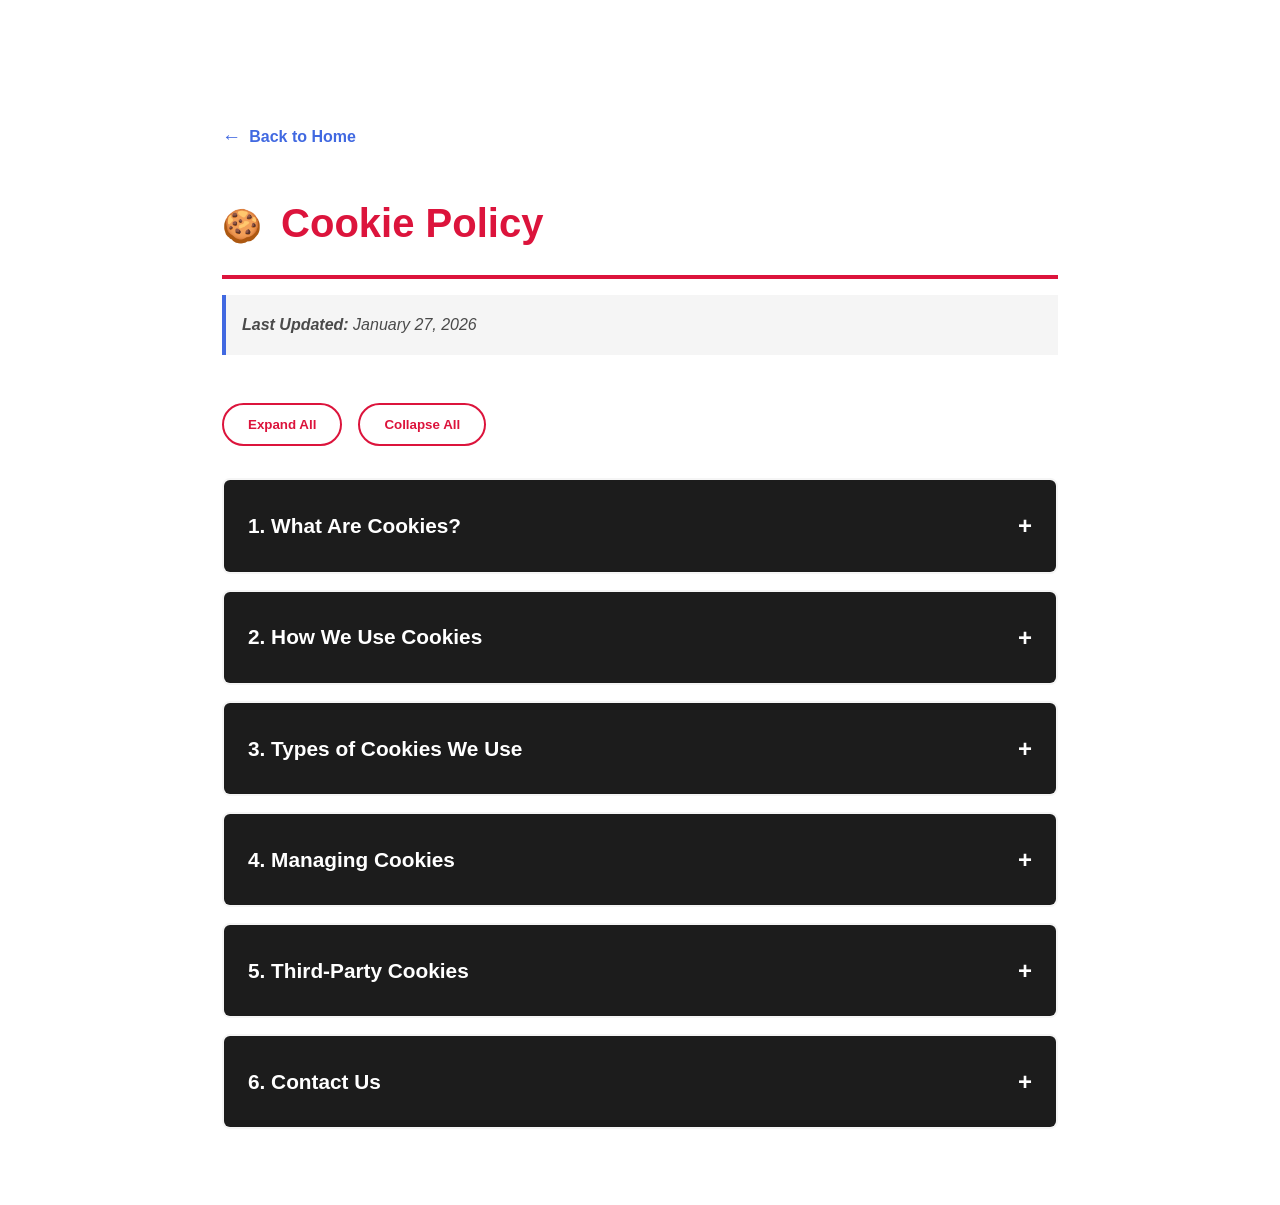
<file: cookie-policy.html>
<!DOCTYPE html>
<html lang="en">
<head>
    <meta charset="UTF-8">
    <meta name="viewport" content="width=device-width, initial-scale=1.0">
    <meta name="robots" content="noindex, nofollow">
    <link rel="icon" type="image/x-icon" href="assets/images/favicon.ico">
    <title>Cookie Policy - TFAM Global</title>
    
    <style>
        :root {
            --primary-red: #DC143C;
            --presbyter-blue: #4169E1;
            --charcoal: #1C1C1C;
            --dark-gray: #2D2D2D;
            --medium-gray: #4A4A4A;
            --pure-white: #FFFFFF;
            --off-white: #F5F5F5;
        }

        * {
            margin: 0;
            padding: 0;
            box-sizing: border-box;
        }

        body {
            font-family: 'Segoe UI', Tahoma, Geneva, Verdana, sans-serif;
            color: var(--charcoal);
            line-height: 1.8;
            background: var(--pure-white);
        }

        .policy-container {
            max-width: 900px;
            margin: 0 auto;
            padding: 120px 2rem 60px;
        }

        .back-link {
            display: inline-flex;
            align-items: center;
            gap: 0.5rem;
            margin-bottom: 2rem;
            color: var(--presbyter-blue);
            text-decoration: none;
            font-weight: 600;
            transition: color 0.2s;
        }

        .back-link:hover {
            color: var(--primary-red);
        }

        .back-link::before {
            content: '←';
            font-size: 1.2rem;
        }

        h1 {
            color: var(--primary-red);
            margin-bottom: 1rem;
            font-size: 2.5rem;
            border-bottom: 4px solid var(--primary-red);
            padding-bottom: 1rem;
        }

        .cookie-icon {
            font-size: 2rem;
            margin-right: 0.5rem;
        }

        .last-updated {
            color: var(--medium-gray);
            font-style: italic;
            margin-bottom: 3rem;
            padding: 1rem;
            background: var(--off-white);
            border-left: 4px solid var(--presbyter-blue);
        }

        .accordion-item {
            margin-bottom: 1rem;
            border: 2px solid var(--off-white);
            border-radius: 8px;
            overflow: hidden;
            transition: all 0.3s ease;
        }

        .accordion-item:hover {
            border-color: var(--primary-red);
            box-shadow: 0 4px 12px rgba(220, 20, 60, 0.1);
        }

        .accordion-header {
            background: var(--charcoal);
            color: var(--pure-white);
            padding: 1.5rem;
            cursor: pointer;
            display: flex;
            justify-content: space-between;
            align-items: center;
            transition: all 0.3s ease;
            user-select: none;
        }

        .accordion-header:hover {
            background: var(--primary-red);
        }

        .accordion-header.active {
            background: var(--primary-red);
        }

        .accordion-title {
            font-size: 1.3rem;
            font-weight: 700;
            margin: 0;
        }

        .accordion-icon {
            font-size: 1.5rem;
            transition: transform 0.3s ease;
            font-weight: bold;
        }

        .accordion-header.active .accordion-icon {
            transform: rotate(180deg);
        }

        .accordion-content {
            max-height: 0;
            overflow: hidden;
            transition: max-height 0.5s ease, padding 0.3s ease;
            background: var(--pure-white);
        }

        .accordion-content.active {
            max-height: 5000px;
            padding: 2rem;
            border-top: 2px solid var(--off-white);
        }

        .accordion-body h3 {
            color: var(--presbyter-blue);
            margin-top: 1.5rem;
            margin-bottom: 1rem;
            font-size: 1.2rem;
        }

        .accordion-body h3:first-child {
            margin-top: 0;
        }

        .accordion-body h4 {
            color: var(--charcoal);
            margin-top: 1rem;
            margin-bottom: 0.5rem;
            font-size: 1.05rem;
        }

        .accordion-body p {
            margin-bottom: 1rem;
            line-height: 1.8;
        }

        .accordion-body ul, .accordion-body ol {
            margin-bottom: 1rem;
            padding-left: 2rem;
        }

        .accordion-body li {
            margin-bottom: 0.5rem;
            line-height: 1.8;
        }

        .accordion-body strong {
            color: var(--charcoal);
            font-weight: 700;
        }

        .accordion-body a {
            color: var(--presbyter-blue);
            text-decoration: underline;
        }

        table {
            width: 100%;
            border-collapse: collapse;
            margin: 1.5rem 0;
            box-shadow: 0 2px 8px rgba(0, 0, 0, 0.1);
        }

        th, td {
            padding: 1rem;
            border: 1px solid var(--off-white);
            text-align: left;
        }

        th {
            background: var(--charcoal);
            color: var(--pure-white);
            font-weight: 600;
        }

        tbody tr:nth-child(even) {
            background: var(--off-white);
        }

        code {
            background: var(--off-white);
            padding: 2px 6px;
            border-radius: 3px;
            font-family: 'Courier New', monospace;
            color: var(--primary-red);
            font-size: 0.9em;
        }

        .info-box {
            background: var(--off-white);
            padding: 1.5rem;
            border-left: 4px solid var(--presbyter-blue);
            margin: 2rem 0;
            border-radius: 4px;
        }

        .warning-box {
            background: #FFF3E0;
            padding: 1.5rem;
            border-left: 4px solid var(--primary-red);
            margin: 2rem 0;
            border-radius: 4px;
        }

        .controls {
            display: flex;
            gap: 1rem;
            margin-bottom: 2rem;
        }

        .control-btn {
            padding: 0.75rem 1.5rem;
            border: 2px solid var(--primary-red);
            background: transparent;
            color: var(--primary-red);
            border-radius: 50px;
            font-weight: 600;
            cursor: pointer;
            transition: all 0.3s ease;
        }

        .control-btn:hover {
            background: var(--primary-red);
            color: var(--pure-white);
        }

        @media (max-width: 640px) {
            .policy-container {
                padding: 100px 1rem 40px;
            }

            h1 {
                font-size: 2rem;
            }

            .accordion-title {
                font-size: 1.1rem;
            }

            .controls {
                flex-direction: column;
            }

            .control-btn {
                width: 100%;
            }

            table {
                font-size: 0.9rem;
            }

            th, td {
                padding: 0.75rem;
            }
        }
    </style>
</head>
<body>
    <div class="policy-container">
        <a href="index.html" class="back-link">Back to Home</a>
        
        <h1><span class="cookie-icon">🍪</span> Cookie Policy</h1>
        <p class="last-updated"><strong>Last Updated:</strong> January 27, 2026</p>
        
        <div class="controls">
            <button class="control-btn" id="expandAll">Expand All</button>
            <button class="control-btn" id="collapseAll">Collapse All</button>
        </div>

        <!-- Section 1 -->
        <div class="accordion-item">
            <div class="accordion-header">
                <h2 class="accordion-title">1. What Are Cookies?</h2>
                <span class="accordion-icon">+</span>
            </div>
            <div class="accordion-content">
                <div class="accordion-body">
                    <p>Cookies are small text files that are placed on your computer, smartphone, or other device when you visit a website. They are widely used to make websites work more efficiently and provide information to website owners.</p>
                    <div class="info-box">
                        <p><strong>Important:</strong> Cookies do not contain personal information unless you have specifically provided it. They cannot access other files on your computer or device, and they cannot carry viruses or malware.</p>
                    </div>
                </div>
            </div>
        </div>

        <!-- Section 2 -->
        <div class="accordion-item">
            <div class="accordion-header">
                <h2 class="accordion-title">2. How We Use Cookies</h2>
                <span class="accordion-icon">+</span>
            </div>
            <div class="accordion-content">
                <div class="accordion-body">
                    <p>TFAM Global uses cookies to:</p>
                    <ul>
                        <li>Remember your preferences and settings</li>
                        <li>Understand how you use our website</li>
                        <li>Improve your user experience</li>
                        <li>Provide secure access to certain features</li>
                        <li>Analyze website traffic and performance</li>
                    </ul>
                </div>
            </div>
        </div>

        <!-- Section 3 -->
        <div class="accordion-item">
            <div class="accordion-header">
                <h2 class="accordion-title">3. Types of Cookies We Use</h2>
                <span class="accordion-icon">+</span>
            </div>
            <div class="accordion-content">
                <div class="accordion-body">
                    <h3>3.1 Essential Cookies (Always Active)</h3>
                    <p>These cookies are necessary for the website to function properly.</p>
                    
                    <table>
                        <thead>
                            <tr>
                                <th>Cookie Name</th>
                                <th>Purpose</th>
                                <th>Duration</th>
                            </tr>
                        </thead>
                        <tbody>
                            <tr>
                                <td><code>tfam_cookie_consent</code></td>
                                <td>Stores your cookie consent preferences</td>
                                <td>365 days</td>
                            </tr>
                            <tr>
                                <td><code>session_id</code></td>
                                <td>Maintains your session state</td>
                                <td>Session</td>
                            </tr>
                        </tbody>
                    </table>

                    <h3>3.2 Performance Cookies (Optional)</h3>
                    <p>These cookies help us understand how visitors interact with our website.</p>
                    
                    <table>
                        <thead>
                            <tr>
                                <th>Cookie Name</th>
                                <th>Purpose</th>
                                <th>Duration</th>
                            </tr>
                        </thead>
                        <tbody>
                            <tr>
                                <td><code>_ga</code></td>
                                <td>Google Analytics - Distinguishes users</td>
                                <td>2 years</td>
                            </tr>
                            <tr>
                                <td><code>_gid</code></td>
                                <td>Google Analytics - Distinguishes users</td>
                                <td>24 hours</td>
                            </tr>
                        </tbody>
                    </table>

                    <h3>3.3 Functional Cookies (Optional)</h3>
                    <p>These cookies enable enhanced functionality and personalization.</p>
                    
                    <table>
                        <thead>
                            <tr>
                                <th>Cookie Name</th>
                                <th>Purpose</th>
                                <th>Duration</th>
                            </tr>
                        </thead>
                        <tbody>
                            <tr>
                                <td><code>tfam_newsletter_shown</code></td>
                                <td>Tracks newsletter popup display</td>
                                <td>7 days</td>
                            </tr>
                            <tr>
                                <td><code>language_preference</code></td>
                                <td>Stores language preference</td>
                                <td>365 days</td>
                            </tr>
                        </tbody>
                    </table>
                </div>
            </div>
        </div>

        <!-- Section 4 -->
        <div class="accordion-item">
            <div class="accordion-header">
                <h2 class="accordion-title">4. Managing Cookies</h2>
                <span class="accordion-icon">+</span>
            </div>
            <div class="accordion-content">
                <div class="accordion-body">
                    <h3>Browser Settings</h3>
                    <p>You can control cookies through your browser settings:</p>
                    
                    <h4>Google Chrome</h4>
                    <ol>
                        <li>Click the three dots menu (⋮)</li>
                        <li>Go to Settings → Privacy and security</li>
                        <li>Click Cookies and other site data</li>
                        <li>Choose your cookie preferences</li>
                    </ol>

                    <h4>Mozilla Firefox</h4>
                    <ol>
                        <li>Click the menu button (≡)</li>
                        <li>Select Settings → Privacy & Security</li>
                        <li>Choose cookie preferences under Cookies and Site Data</li>
                    </ol>

                    <h4>Safari</h4>
                    <ol>
                        <li>Go to Safari → Preferences</li>
                        <li>Click the Privacy tab</li>
                        <li>Adjust settings under Website tracking</li>
                    </ol>

                    <div class="warning-box">
                        <p><strong>Impact of Disabling Cookies:</strong> Some features may not work properly if you disable cookies. You may need to re-enter information and your preferences may not be saved.</p>
                    </div>
                </div>
            </div>
        </div>

        <!-- Section 5 -->
        <div class="accordion-item">
            <div class="accordion-header">
                <h2 class="accordion-title">5. Third-Party Cookies</h2>
                <span class="accordion-icon">+</span>
            </div>
            <div class="accordion-content">
                <div class="accordion-body">
                    <p>We may use third-party services that set cookies:</p>
                    <ul>
                        <li><strong>Google Analytics:</strong> For website analytics (<a href="https://policies.google.com/privacy" target="_blank">Privacy Policy</a>)</li>
                        <li><strong>Social Media:</strong> When embedding content from platforms like Instagram</li>
                    </ul>
                </div>
            </div>
        </div>

        <!-- Section 6 -->
        <div class="accordion-item">
            <div class="accordion-header">
                <h2 class="accordion-title">6. Contact Us</h2>
                <span class="accordion-icon">+</span>
            </div>
            <div class="accordion-content">
                <div class="accordion-body">
                    <p>If you have questions about our use of cookies:</p>
                    <p>
                        <strong>Email:</strong> <a href="mailto:info.tfamglobal@gmail.com">info.tfamglobal@gmail.com</a><br>
                        <strong>Website:</strong> <a href="https://tfamglobal.org">tfamglobal.org</a>
                    </p>
                </div>
            </div>
        </div>

    </div>

    <script>
        const accordionHeaders = document.querySelectorAll('.accordion-header');
        const expandAllBtn = document.getElementById('expandAll');
        const collapseAllBtn = document.getElementById('collapseAll');

        accordionHeaders.forEach(header => {
            header.addEventListener('click', function() {
                const content = this.nextElementSibling;
                const isActive = this.classList.contains('active');
                
                this.classList.toggle('active');
                content.classList.toggle('active');
                
                const icon = this.querySelector('.accordion-icon');
                icon.textContent = isActive ? '+' : '−';
            });
        });

        expandAllBtn.addEventListener('click', function() {
            accordionHeaders.forEach(header => {
                header.classList.add('active');
                header.nextElementSibling.classList.add('active');
                header.querySelector('.accordion-icon').textContent = '−';
            });
        });

        collapseAllBtn.addEventListener('click', function() {
            accordionHeaders.forEach(header => {
                header.classList.remove('active');
                header.nextElementSibling.classList.remove('active');
                header.querySelector('.accordion-icon').textContent = '+';
            });
        });
    </script>
</body>
</html>
</file>
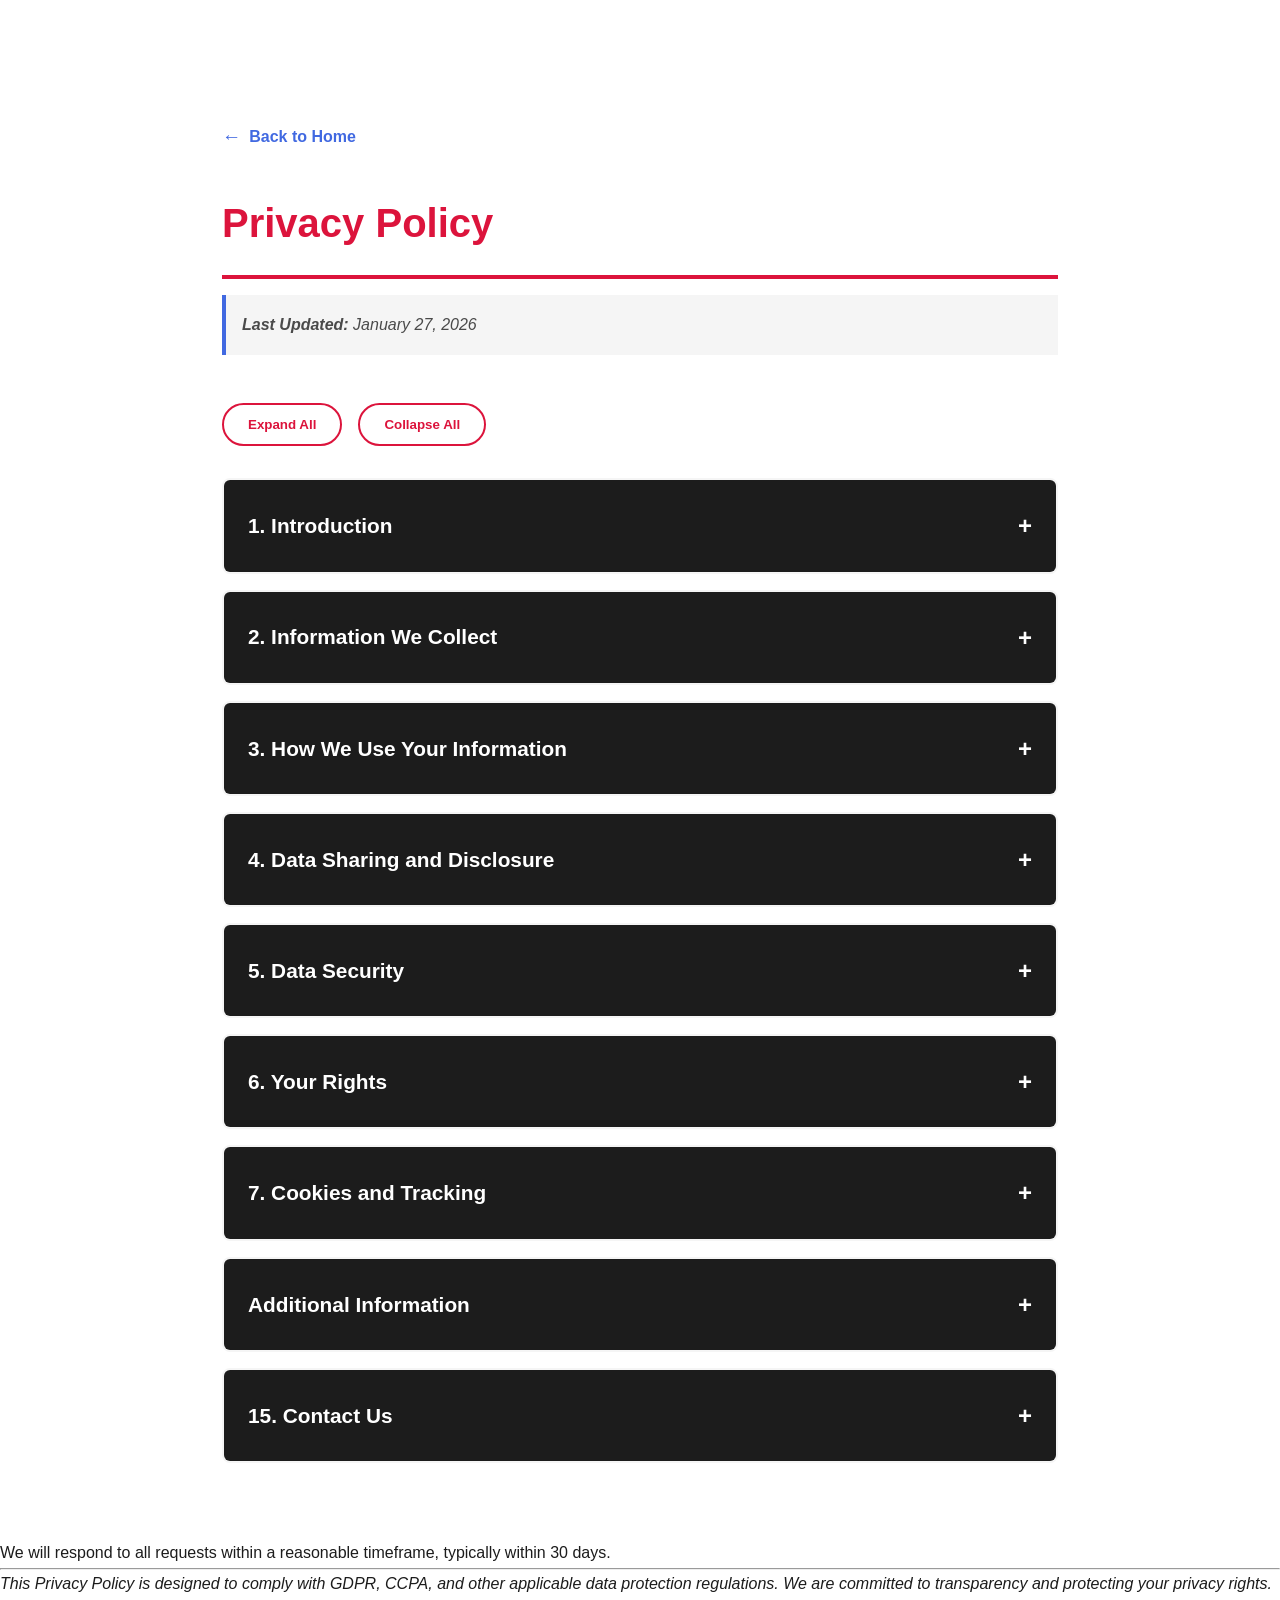
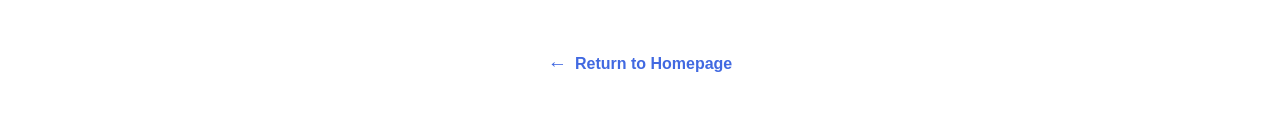
<file: privacy-policy.html>
<!DOCTYPE html>
<html lang="en">
<head>
    <meta charset="UTF-8">
    <meta name="viewport" content="width=device-width, initial-scale=1.0">
    <meta name="robots" content="noindex, nofollow">
    <link rel="icon" type="image/x-icon" href="assets/images/favicon.ico">
    <title>Privacy Policy - TFAM Global</title>
    
    <style>
        :root {
            --primary-red: #DC143C;
            --presbyter-blue: #4169E1;
            --charcoal: #1C1C1C;
            --dark-gray: #2D2D2D;
            --medium-gray: #4A4A4A;
            --pure-white: #FFFFFF;
            --off-white: #F5F5F5;
        }

        * {
            margin: 0;
            padding: 0;
            box-sizing: border-box;
        }

        body {
            font-family: 'Segoe UI', Tahoma, Geneva, Verdana, sans-serif;
            color: var(--charcoal);
            line-height: 1.8;
            background: var(--pure-white);
        }

        .policy-container {
            max-width: 900px;
            margin: 0 auto;
            padding: 120px 2rem 60px;
        }

        .back-link {
            display: inline-flex;
            align-items: center;
            gap: 0.5rem;
            margin-bottom: 2rem;
            color: var(--presbyter-blue);
            text-decoration: none;
            font-weight: 600;
            transition: color 0.2s;
        }

        .back-link:hover {
            color: var(--primary-red);
        }

        .back-link::before {
            content: '←';
            font-size: 1.2rem;
        }

        h1 {
            color: var(--primary-red);
            margin-bottom: 1rem;
            font-size: 2.5rem;
            border-bottom: 4px solid var(--primary-red);
            padding-bottom: 1rem;
        }

        .last-updated {
            color: var(--medium-gray);
            font-style: italic;
            margin-bottom: 3rem;
            padding: 1rem;
            background: var(--off-white);
            border-left: 4px solid var(--presbyter-blue);
        }

        /* Accordion Styles */
        .accordion-item {
            margin-bottom: 1rem;
            border: 2px solid var(--off-white);
            border-radius: 8px;
            overflow: hidden;
            transition: all 0.3s ease;
        }

        .accordion-item:hover {
            border-color: var(--primary-red);
            box-shadow: 0 4px 12px rgba(220, 20, 60, 0.1);
        }

        .accordion-header {
            background: var(--charcoal);
            color: var(--pure-white);
            padding: 1.5rem;
            cursor: pointer;
            display: flex;
            justify-content: space-between;
            align-items: center;
            transition: all 0.3s ease;
            user-select: none;
        }

        .accordion-header:hover {
            background: var(--primary-red);
        }

        .accordion-header.active {
            background: var(--primary-red);
        }

        .accordion-title {
            font-size: 1.3rem;
            font-weight: 700;
            margin: 0;
        }

        .accordion-icon {
            font-size: 1.5rem;
            transition: transform 0.3s ease;
            font-weight: bold;
        }

        .accordion-header.active .accordion-icon {
            transform: rotate(180deg);
        }

        .accordion-content {
            max-height: 0;
            overflow: hidden;
            transition: max-height 0.5s ease, padding 0.3s ease;
            background: var(--pure-white);
        }

        .accordion-content.active {
            max-height: 3000px;
            padding: 2rem;
            border-top: 2px solid var(--off-white);
        }

        .accordion-body h3 {
            color: var(--presbyter-blue);
            margin-top: 1.5rem;
            margin-bottom: 1rem;
            font-size: 1.2rem;
        }

        .accordion-body h3:first-child {
            margin-top: 0;
        }

        .accordion-body p {
            margin-bottom: 1rem;
            line-height: 1.8;
        }

        .accordion-body ul {
            margin-bottom: 1rem;
            padding-left: 2rem;
            list-style: disc;
        }

        .accordion-body li {
            margin-bottom: 0.5rem;
            line-height: 1.8;
        }

        .accordion-body strong {
            color: var(--charcoal);
            font-weight: 700;
        }

        .accordion-body a {
            color: var(--presbyter-blue);
            text-decoration: underline;
        }

        .contact-info {
            background: var(--charcoal);
            color: var(--pure-white);
            padding: 2rem;
            border-radius: 8px;
            margin: 1rem 0;
        }

        .contact-info strong {
            color: var(--primary-red);
        }

        .contact-info a {
            color: var(--presbyter-blue);
        }

        /* Expand/Collapse All Buttons */
        .controls {
            display: flex;
            gap: 1rem;
            margin-bottom: 2rem;
        }

        .control-btn {
            padding: 0.75rem 1.5rem;
            border: 2px solid var(--primary-red);
            background: transparent;
            color: var(--primary-red);
            border-radius: 50px;
            font-weight: 600;
            cursor: pointer;
            transition: all 0.3s ease;
        }

        .control-btn:hover {
            background: var(--primary-red);
            color: var(--pure-white);
        }

        @media (max-width: 640px) {
            .policy-container {
                padding: 100px 1rem 40px;
            }

            h1 {
                font-size: 2rem;
            }

            .accordion-title {
                font-size: 1.1rem;
            }

            .controls {
                flex-direction: column;
            }

            .control-btn {
                width: 100%;
            }
        }
    </style>
</head>
<body>
    <div class="policy-container">
        <a href="index.html" class="back-link">Back to Home</a>
        
        <h1>Privacy Policy</h1>
        <p class="last-updated"><strong>Last Updated:</strong> January 27, 2026</p>
        
        <div class="controls">
            <button class="control-btn" id="expandAll">Expand All</button>
            <button class="control-btn" id="collapseAll">Collapse All</button>
        </div>

        <!-- Section 1 -->
        <div class="accordion-item">
            <div class="accordion-header">
                <h2 class="accordion-title">1. Introduction</h2>
                <span class="accordion-icon">+</span>
            </div>
            <div class="accordion-content">
                <div class="accordion-body">
                    <p>TFAM Global ("we," "our," or "us") is committed to protecting your privacy. This Privacy Policy explains how we collect, use, disclose, and safeguard your information when you visit our website <a href="https://tfamglobal.org">tfamglobal.org</a> (the "Site").</p>
                    <p>Please read this privacy policy carefully. If you do not agree with the terms of this privacy policy, please do not access the site.</p>
                </div>
            </div>
        </div>

        <!-- Section 2 -->
        <div class="accordion-item">
            <div class="accordion-header">
                <h2 class="accordion-title">2. Information We Collect</h2>
                <span class="accordion-icon">+</span>
            </div>
            <div class="accordion-content">
                <div class="accordion-body">
                    <h3>2.1 Personal Information You Provide</h3>
                    <p>We may collect personal information that you voluntarily provide to us when you:</p>
                    <ul>
                        <li>Register on the website</li>
                        <li>Subscribe to our newsletter</li>
                        <li>Make a donation or financial contribution</li>
                        <li>Contact us via email or contact forms</li>
                        <li>Participate in surveys or feedback forms</li>
                    </ul>

                    <h3>2.2 Automatically Collected Information</h3>
                    <p>When you visit our Site, we may automatically collect certain information, including:</p>
                    <ul>
                        <li>IP address and device information</li>
                        <li>Browser type and operating system</li>
                        <li>Pages visited and time spent on pages</li>
                        <li>Cookies and similar tracking technologies</li>
                    </ul>
                </div>
            </div>
        </div>

        <!-- Section 3 -->
        <div class="accordion-item">
            <div class="accordion-header">
                <h2 class="accordion-title">3. How We Use Your Information</h2>
                <span class="accordion-icon">+</span>
            </div>
            <div class="accordion-content">
                <div class="accordion-body">
                    <p><h2>We use the information we collect to:</h2></p>
                    <ul>
                        <li>Provide and maintain our services</li>
                        <li>Process donations and transactions</li>
                        <li>Send newsletters and updates (with your consent)</li>
                        <li>Respond to inquiries and provide customer support</li>
                        <li>Improve our website and user experience</li>
                        <li>Analyze website usage and trends</li>
                        <li>Comply with legal obligations</li>
                    </ul>
                      <p><h2>More on how we use the information we collect:</h2></p>
                    <h3>3.1 To Provide and Maintain Our Services</h3>
                    <ul>
                        <li>Process and fulfill your requests and transactions</li>
                        <li>Send you newsletters, updates, and information about our programs</li>
                        <li>Respond to your inquiries and provide customer support</li>
                        <li>Manage your account and preferences</li>
                    </ul>
                    
                    <h3>3.2 To Improve Our Services</h3>
                    <ul>
                        <li>Analyze website usage and user behavior to improve functionality</li>
                        <li>Conduct research and analysis to enhance our programs and initiatives</li>
                        <li>Monitor and analyze trends, usage, and activities</li>
                        <li>Develop new features, products, and services</li>
                    </ul>
                    
                    <h3>3.3 To Communicate With You</h3>
                    <ul>
                        <li>Send administrative information, updates, and security alerts</li>
                        <li>Provide information about events, campaigns, and opportunities to get involved</li>
                        <li>Request feedback and respond to your communications</li>
                        <li>Send marketing communications (with your consent)</li>
                    </ul>
                    
                    <h3>3.4 For Legal and Security Purposes</h3>
                    <ul>
                        <li>Comply with legal obligations and respond to legal requests</li>
                        <li>Protect our rights, privacy, safety, or property</li>
                        <li>Detect, prevent, and address fraud, security, or technical issues</li>
                        <li>Enforce our terms and conditions</li>
                    </ul>
                </div>
            </div>
        </div>

        <!-- Section 4 -->
        <div class="accordion-item">
            <div class="accordion-header">
                <h2 class="accordion-title">4. Data Sharing and Disclosure</h2>
                <span class="accordion-icon">+</span>
            </div>
            <div class="accordion-content">
                <div class="accordion-body">
                    <p><strong>We do not sell, trade, or rent your personal information to third parties.</strong></p>
                    <p>We may share your information with:</p>
                    <ul>
                        <li><strong>Service Providers:</strong> Third-party vendors who assist with payment processing, email delivery, and website hosting</li>
                        <li><strong>Legal Compliance:</strong> When required by law or to protect our legal rights</li>
                        <li><strong>Business Transfers:</strong> In connection with a merger, acquisition, or sale of assets</li>
                        <li><strong>With Your Consent:</strong> When you explicitly authorize us to share your information</li>
                    </ul>
                     <p><h2>4. Data Sharing and Disclosure</h2></p>
                        <p><strong>We do not sell, trade, or rent your personal information to third parties.</strong></p>
                        
                        <p>We may share your information in the following circumstances:</p>
                        
                        <h3>4.1 Service Providers</h3>
                        <p>We may share your information with trusted third-party service providers who assist us in:</p>
                        <ul>
                            <li>Payment processing (e.g., Stripe, PayPal)</li>
                            <li>Email delivery and marketing (e.g., Mailchimp, SendGrid)</li>
                            <li>Website hosting and maintenance</li>
                            <li>Analytics and performance monitoring (e.g., Google Analytics)</li>
                            <li>Customer relationship management</li>
                        </ul>
                        <p>These service providers are contractually obligated to protect your information and use it only for the purposes we specify.</p>
                        
                        <h3>4.2 Legal Requirements</h3>
                        <p>We may disclose your information when required by law or in response to:</p>
                        <ul>
                            <li>Valid legal processes (court orders, subpoenas, warrants)</li>
                            <li>Requests from government authorities or law enforcement</li>
                            <li>Protection of our legal rights and interests</li>
                            <li>Investigation of potential violations of our terms</li>
                        </ul>
                        
                        <h3>4.3 Business Transfers</h3>
                        <p>If TFAM Global is involved in a merger, acquisition, reorganization, or sale of assets, your information may be transferred as part of that transaction. We will notify you via email and/or prominent notice on our website of any change in ownership or use of your personal information.</p>
                        
                        <h3>4.4 With Your Consent</h3>
                        <p>We may share your information for any other purpose disclosed to you and with your explicit consent.</p>
                        
                </div>
            </div>
        </div>

        <!-- Section 5 -->
        <div class="accordion-item">
            <div class="accordion-header">
                <h2 class="accordion-title">5. Data Security</h2>
                <span class="accordion-icon">+</span>
            </div>
            <div class="accordion-content">
                <div class="accordion-body">
                    <p>We implement appropriate technical and organizational security measures to protect your personal information, including:</p>
                    <ul>
                        <li>SSL/TLS encryption for data transmission</li>
                        <li>Secure server infrastructure with regular updates</li>
                        <li>Access controls and authentication procedures</li>
                        <li>Regular security audits and vulnerability assessments</li>
                    </ul>
                    <p>However, no method of transmission over the Internet is 100% secure. While we strive to protect your information, we cannot guarantee absolute security.</p>
                </div>
                 <p><h2>5. Data Security Expanded</h2></p>
                    <p>We implement comprehensive security measures to protect your personal information:</p>
                    
                    <h3>5.1 Technical Safeguards</h3>
                    <ul>
                        <li><strong>Encryption:</strong> SSL/TLS encryption for data transmission</li>
                        <li><strong>Secure Servers:</strong> Data stored on secure servers with restricted access</li>
                        <li><strong>Firewalls:</strong> Network security firewalls and intrusion detection systems</li>
                        <li><strong>Regular Updates:</strong> Security patches and software updates applied promptly</li>
                    </ul>
                    
                    <h3>5.2 Organizational Safeguards</h3>
                    <ul>
                        <li>Access controls limiting who can view your information</li>
                        <li>Employee training on data protection and privacy</li>
                        <li>Confidentiality agreements for all staff and contractors</li>
                        <li>Regular security audits and assessments</li>
                    </ul>
                    
                    <div class="highlight-box">
                        <p><strong>Important:</strong> While we strive to protect your personal information, no method of transmission over the Internet or electronic storage is 100% secure. We cannot guarantee absolute security but continuously work to maintain the highest standards of data protection.</p>
                    </div>
            </div>
        </div>

        <!-- Section 6 -->
        <div class="accordion-item">
            <div class="accordion-header">
                <h2 class="accordion-title">6. Your Rights</h2>
                <span class="accordion-icon">+</span>
            </div>
            <div class="accordion-content">
                <div class="accordion-body">
                    <p>Depending on your location, you may have the following rights:</p>
                    <ul>
                        <li><strong>Access:</strong> Request access to your personal data</li>
                        <li><strong>Correction:</strong> Request correction of inaccurate data</li>
                        <li><strong>Deletion:</strong> Request deletion of your data</li>
                        <li><strong>Objection:</strong> Object to certain processing activities</li>
                        <li><strong>Data Portability:</strong> Request transfer of your data</li>
                        <li><strong>Withdraw Consent:</strong> Withdraw consent at any time</li>
                    </ul>
                    <p>To exercise these rights, please contact us at <a href="mailto:info.tfamglobal@gmail.com">info.tfamglobal@gmail.com</a></p>
                </div>
                 <h2>6. Your Rights and Choices Explained</h2>
                    <p>Depending on your location and applicable laws, you may have the following rights regarding your personal information:</p>
                    
                    <h3>6.1 Access and Portability</h3>
                    <ul>
                        <li><strong>Right to Access:</strong> Request a copy of the personal information we hold about you</li>
                        <li><strong>Right to Portability:</strong> Receive your data in a structured, commonly used format</li>
                    </ul>
                    
                    <h3>6.2 Correction and Deletion</h3>
                    <ul>
                        <li><strong>Right to Rectification:</strong> Request correction of inaccurate or incomplete information</li>
                        <li><strong>Right to Erasure:</strong> Request deletion of your personal information (subject to legal obligations)</li>
                    </ul>
                    
                    <h3>6.3 Control and Objection</h3>
                    <ul>
                        <li><strong>Right to Restrict Processing:</strong> Limit how we use your information</li>
                        <li><strong>Right to Object:</strong> Object to certain processing activities, including direct marketing</li>
                        <li><strong>Right to Withdraw Consent:</strong> Withdraw consent at any time where processing is based on consent</li>
                    </ul>
                    
                    <h3>6.4 How to Exercise Your Rights</h3>
                    <p>To exercise any of these rights, please contact us at:</p>
                    <div class="contact-info">
                        <p><strong>Email:</strong> <a href="mailto:info.tfamglobal@gmail.com">info.tfamglobal@gmail.com</a></p>
                        <p><strong>Subject Line:</strong> "Privacy Rights Request"</p>
                    </div>
                    <p>We will respond to your request within 30 days. We may need to verify your identity before processing your request.</p>
            </div>
        </div>

        <!-- Section 7 -->
        <div class="accordion-item">
            <div class="accordion-header">
                <h2 class="accordion-title">7. Cookies and Tracking</h2>
                <span class="accordion-icon">+</span>
            </div>
            <div class="accordion-content">
                <div class="accordion-body">
                    <p>We use cookies and similar technologies to enhance your experience. You can control cookies through your browser settings. For more information, see our <a href="cookie-policy.html">Cookie Policy</a>.</p>
                </div>
                <p>We use cookies and similar tracking technologies to enhance your experience on our Site. For detailed information about the cookies we use and your choices, please see our <a href="cookie-policy.html">Cookie Policy</a>.</p>
        
                <h3>7.1 Managing Cookies</h3>
                <p>You can control cookies through your browser settings. However, disabling cookies may limit your ability to use certain features of our Site.</p>
            </div>
        </div>

        <!-- Section 8 -->
        <div class="accordion-item">
            <div class="accordion-header">
                <h2 class="accordion-title">Additional Information</h2>
                <span class="accordion-icon">+</span>
            </div>
            <div class="accordion-content">
                <div class="accordion-body">
                    <h2>8. International Data Transfers</h2>
                        <p>Your information may be transferred to and processed in countries other than your country of residence. These countries may have different data protection laws.</p>
                        
                        <p>When we transfer your information internationally, we ensure appropriate safeguards are in place, including:</p>
                        <ul>
                            <li>Standard contractual clauses approved by relevant authorities</li>
                            <li>Privacy Shield certification (where applicable)</li>
                            <li>Adequacy decisions by regulatory bodies</li>
                        </ul>
                        
                        <h2>9. Data Retention</h2>
                        <p>We retain your personal information only for as long as necessary to fulfill the purposes outlined in this Privacy Policy, unless a longer retention period is required or permitted by law.</p>
                        
                        <h3>9.1 Retention Periods</h3>
                        <ul>
                            <li><strong>Contact Information:</strong> Retained while you maintain an active relationship with us</li>
                            <li><strong>Donation Records:</strong> Retained for 7 years for tax and legal compliance</li>
                            <li><strong>Newsletter Subscriptions:</strong> Retained until you unsubscribe</li>
                            <li><strong>Website Analytics:</strong> Aggregated data retained for up to 26 months</li>
                        </ul>
                        
                        <h2>10. Children's Privacy</h2>
                        <p>Our Site is not intended for children under 13 years of age (or the applicable age in your jurisdiction). We do not knowingly collect personal information from children.</p>
                        
                        <p>If we discover that we have collected information from a child without parental consent, we will delete that information promptly. If you believe we have collected information from a child, please contact us immediately.</p>
                        
                        <h2>11. Third-Party Links and Services</h2>
                        <p>Our Site may contain links to third-party websites, applications, or services that are not operated by us. We are not responsible for the privacy practices of these third parties.</p>
                        
                        <p>We encourage you to review the privacy policies of any third-party sites you visit. This Privacy Policy applies only to information collected by our Site.</p>
                        
                        <h2>12. California Privacy Rights (CCPA)</h2>
                        <p>If you are a California resident, you have specific rights under the California Consumer Privacy Act (CCPA):</p>
                        <ul>
                            <li>Right to know what personal information is collected</li>
                            <li>Right to know whether personal information is sold or disclosed</li>
                            <li>Right to say no to the sale of personal information</li>
                            <li>Right to access your personal information</li>
                            <li>Right to equal service and price</li>
                        </ul>
                        <p><strong>We do not sell your personal information.</strong></p>
                        
                        <h2>13. European Privacy Rights (GDPR)</h2>
                        <p>If you are located in the European Economic Area (EEA), you have rights under the General Data Protection Regulation (GDPR):</p>
                        <ul>
                            <li>Right to access, rectification, and erasure</li>
                            <li>Right to restrict or object to processing</li>
                            <li>Right to data portability</li>
                            <li>Right to withdraw consent</li>
                            <li>Right to lodge a complaint with a supervisory authority</li>
                        </ul>
                        
                        <h2>14. Changes to This Privacy Policy</h2>
                        <p>We may update this Privacy Policy periodically to reflect changes in our practices, technology, legal requirements, or other factors.</p>
                        
                        <p>We will notify you of significant changes by:</p>
                        <ul>
                            <li>Posting the updated policy on this page with a new "Last Updated" date</li>
                            <li>Sending you an email notification (if you have provided your email address)</li>
                            <li>Displaying a prominent notice on our website</li>
                        </ul>
                        
                        <p>Your continued use of our Site after changes are posted constitutes your acceptance of the updated Privacy Policy.</p>
                        
                    </div>
                </div>
            </div>

        <!-- Section 9 -->
        <div class="accordion-item">
            <div class="accordion-header">
                <h2 class="accordion-title">15. Contact Us</h2>
                <span class="accordion-icon">+</span>
            </div>
            <div class="accordion-content">
                <div class="accordion-body">
                    <p>If you have questions or concerns about this Privacy Policy, please contact us:</p>
                    <div class="contact-info">
                        <p><strong>TFAM Global</strong></p>
                        <p><strong>Privacy Officer</strong></p>
                        <p><strong>Email:</strong> <a href="mailto:info.tfamglobal@gmail.com">info.tfamglobal@gmail.com</a></p>
                        <p><strong>Website:</strong> <a href="https://tfamglobal.org">tfamglobal.org</a></p>
                    </div>
                </div>
            </div>
        </div>

    </div>

    <script>
        // Accordion functionality
        const accordionHeaders = document.querySelectorAll('.accordion-header');
        const expandAllBtn = document.getElementById('expandAll');
        const collapseAllBtn = document.getElementById('collapseAll');

        accordionHeaders.forEach(header => {
            header.addEventListener('click', function() {
                const content = this.nextElementSibling;
                const isActive = this.classList.contains('active');
                
                // Toggle active state
                this.classList.toggle('active');
                content.classList.toggle('active');
                
                // Update icon
                const icon = this.querySelector('.accordion-icon');
                icon.textContent = isActive ? '+' : '−';
            });
        });

        // Expand all
        expandAllBtn.addEventListener('click', function() {
            accordionHeaders.forEach(header => {
                header.classList.add('active');
                header.nextElementSibling.classList.add('active');
                header.querySelector('.accordion-icon').textContent = '−';
            });
        });

        // Collapse all
        collapseAllBtn.addEventListener('click', function() {
            accordionHeaders.forEach(header => {
                header.classList.remove('active');
                header.nextElementSibling.classList.remove('active');
                header.querySelector('.accordion-icon').textContent = '+';
            });
        });
    </script>
</body>
</html>
        <p>We will respond to all requests within a reasonable timeframe, typically within 30 days.</p>
        
        <hr>
        
        <p><em>This Privacy Policy is designed to comply with GDPR, CCPA, and other applicable data protection regulations. We are committed to transparency and protecting your privacy rights.</em></p>
        
        <p style="text-align: center; margin-top: 3rem;">
            <a href="index.html" class="back-link">Return to Homepage</a>
        </p>
    </div>
</body>
</html>
</file>
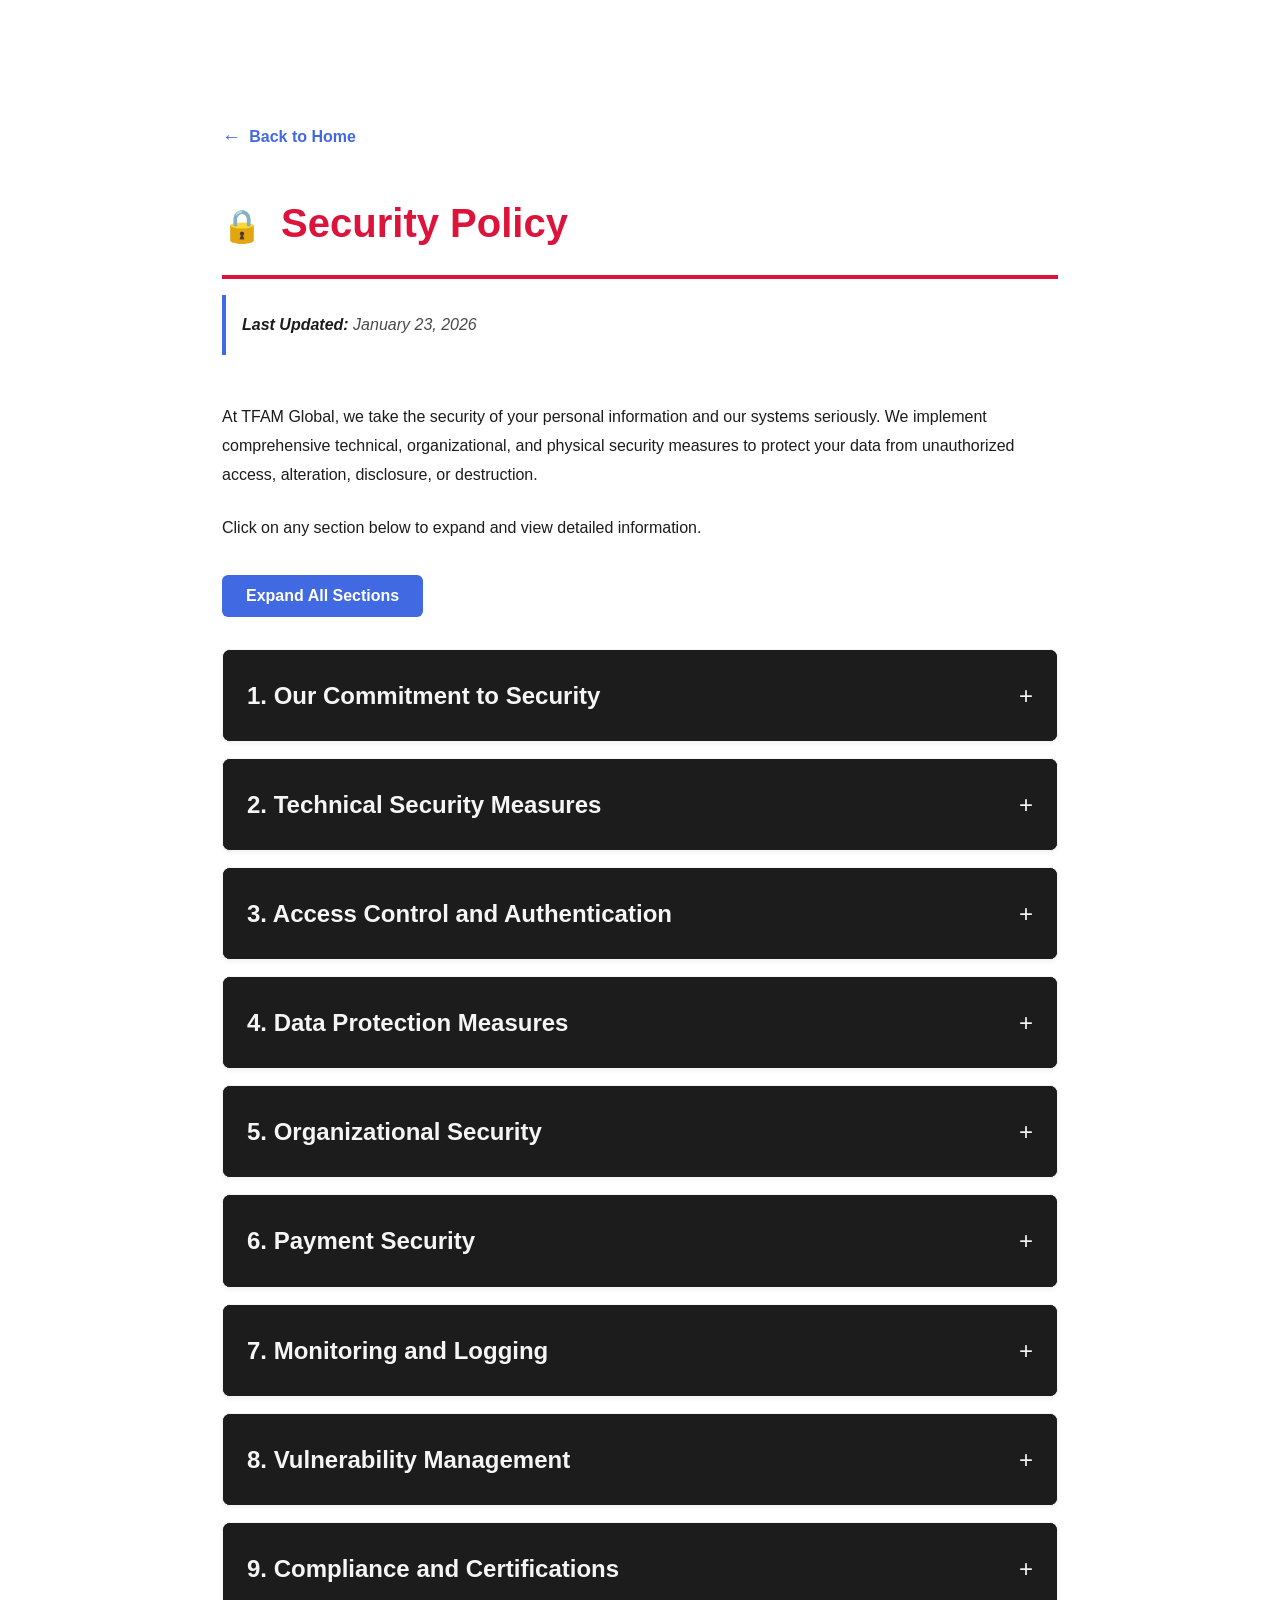
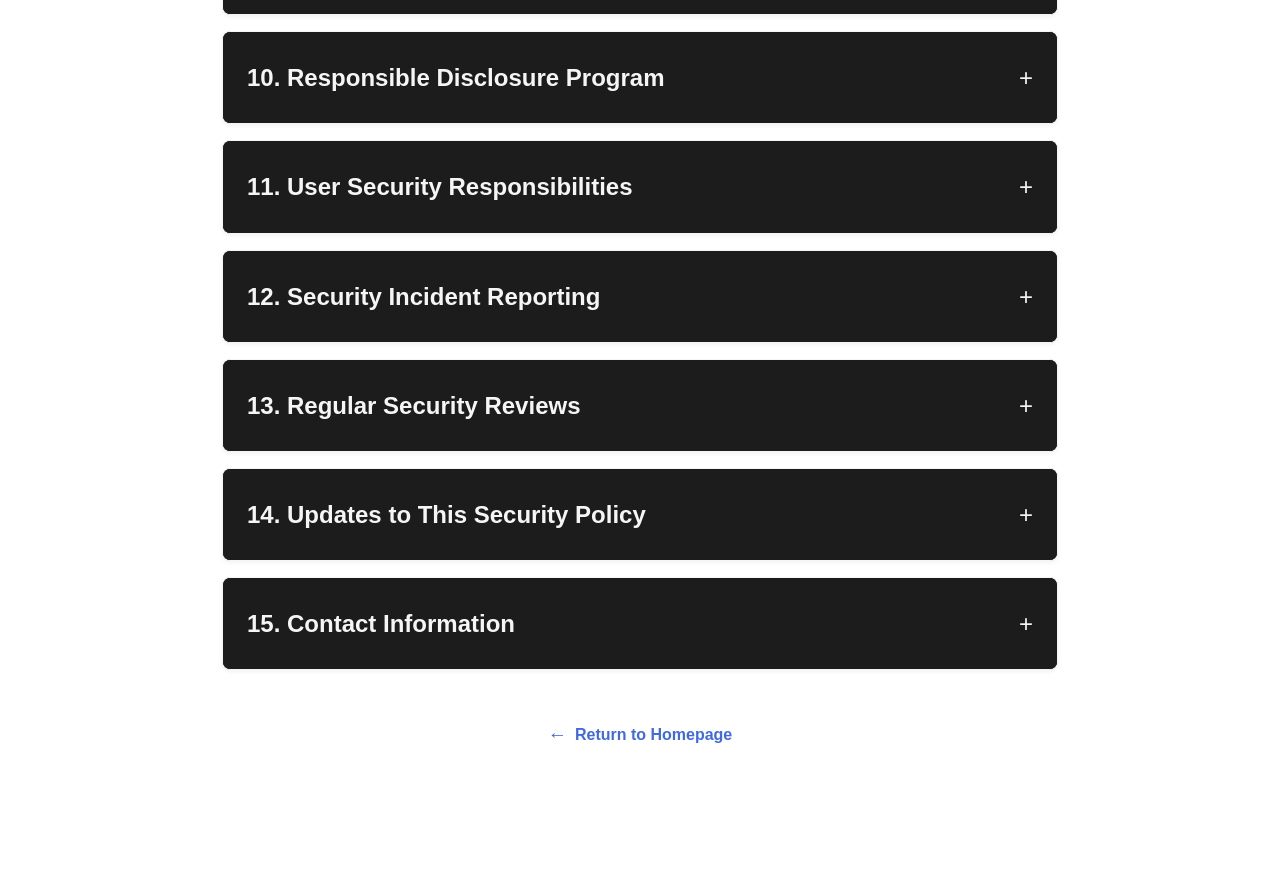
<file: security-policy.html>
<!DOCTYPE html>
<html lang="en">
<head>
    <meta charset="UTF-8">
    <meta name="viewport" content="width=device-width, initial-scale=1.0">
    <meta name="robots" content="noindex, nofollow">
    <link rel="icon" type="image/x-icon" href="assets/images/favicon.ico">
    <title>Security Policy - TFAM Global</title>
    
    <style>
        :root {
            --primary-red: #DC143C;
            --presbyter-blue: #4169E1;
            --charcoal: #1C1C1C;
            --dark-gray: #2D2D2D;
            --medium-gray: #4A4A4A;
            --pure-white: #FFFFFF;
            --off-white: #F5F5F5;
        }

        * {
            margin: 0;
            padding: 0;
            box-sizing: border-box;
        }

        body {
            font-family: 'Segoe UI', Tahoma, Geneva, Verdana, sans-serif;
            color: var(--charcoal);
            line-height: 1.8;
            background: var(--pure-white);
        }

        .policy-container {
            max-width: 900px;
            margin: 0 auto;
            padding: 120px 2rem 60px;
        }

        .back-link {
            display: inline-flex;
            align-items: center;
            gap: 0.5rem;
            margin-bottom: 2rem;
            color: var(--presbyter-blue);
            text-decoration: none;
            font-weight: 600;
            transition: color 0.2s;
        }

        .back-link:hover {
            color: var(--primary-red);
        }

        .back-link::before {
            content: '←';
            font-size: 1.2rem;
        }

        h1 {
            color: var(--primary-red);
            margin-bottom: 1rem;
            font-size: 2.5rem;
            border-bottom: 4px solid var(--primary-red);
            padding-bottom: 1rem;
        }

        .last-updated {
            color: var(--medium-gray);
            font-style: italic;
            margin-bottom: 3rem;
            padding: 1rem;
            background: var(--pure-white);
            border-left: 4px solid var(--presbyter-blue);
        }

        .intro-text {
            margin-bottom: 2rem;
            line-height: 1.8;
        }

        /* Accordion/Dropdown Styles */
        .accordion {
            margin-bottom: 1rem;
            border: 1px solid var(--off-white);
            border-radius: 8px;
            overflow: hidden;
            background: var(--charcoal);
            box-shadow: 0 2px 4px rgba(0,0,0,0.05);
            transition: box-shadow 0.3s;
        }

        .accordion:hover {
            box-shadow: 0 4px 8px rgba(158, 6, 6, 0.1);
        }

        .accordion-header {
            background: var(--charcoal);
            padding: 1.5rem;
            cursor: pointer;
            display: flex;
            justify-content: space-between;
            align-items: center;
            transition: background 0.3s;
            user-select: none;
        }

        .accordion-header:hover {
            background: var(--primary-red);
        }

        .accordion-header h2 {
            color: var(--off-white);
            font-size: 1.5rem;
            margin: 0;
            padding: 0;
            border: none;
            flex: 1;
        }

        .accordion-icon {
            font-size: 1.5rem;
            color: var(--off-white);
            transition: transform 0.3s;
            margin-left: 1rem;
        }

        .accordion.active .accordion-icon {
            transform: rotate(180deg);
        }

        .accordion-content {
            max-height: 0;
            overflow: hidden;
            transition: max-height 0.4s ease-out;
        }

        .accordion.active .accordion-content {
            max-height: 5000px;
            transition: max-height 0.6s ease-in;
        }

        .accordion-inner {
            padding: 2rem;
            background: var(--pure-white);
        }

        h3 {
            color: var(--presbyter-blue);
            margin-top: 2rem;
            margin-bottom: 1rem;
            font-size: 1.3rem;
        }

        h3:first-child {
            margin-top: 0;
        }

        p {
            margin-bottom: 1.5rem;
            line-height: 1.8;
        }

        ul, ol {
            margin-bottom: 1.5rem;
            padding-left: 2rem;
        }

        li {
            margin-bottom: 0.75rem;
            line-height: 1.8;
        }

        a {
            color: var(--presbyter-blue);
            text-decoration: underline;
            transition: color 0.2s;
        }

        a:hover {
            color: var(--primary-red);
        }

        strong {
            color: var(--charcoal);
            font-weight: 700;
        }

        code {
            background: var(--off-white);
            padding: 2px 6px;
            border-radius: 3px;
            font-family: 'Courier New', monospace;
            color: var(--primary-red);
            font-size: 0.9em;
        }

        .alert-box {
            background: #FFF3E0;
            padding: 1.5rem;
            border-left: 4px solid var(--primary-red);
            margin: 2rem 0;
            border-radius: 4px;
        }

        .alert-box strong {
            color: var(--primary-red);
            font-size: 1.1rem;
        }

        .info-box {
            background: var(--off-white);
            padding: 1.5rem;
            border-left: 4px solid var(--presbyter-blue);
            margin: 2rem 0;
            border-radius: 4px;
        }

        .security-icon {
            font-size: 2rem;
            margin-right: 0.5rem;
        }

        .contact-info {
            background: var(--charcoal);
            color: var(--pure-white);
            padding: 2rem;
            border-radius: 8px;
            margin: 2rem 0;
        }

        .contact-info strong {
            color: var(--primary-red);
        }

        .contact-info a {
            color: var(--presbyter-blue);
        }

        .badge {
            display: inline-block;
            background: var(--presbyter-blue);
            color: var(--pure-white);
            padding: 0.25rem 0.75rem;
            border-radius: 12px;
            font-size: 0.85rem;
            font-weight: 600;
            margin-left: 0.5rem;
        }

        .expand-all-btn {
            display: inline-block;
            background: var(--presbyter-blue);
            color: var(--pure-white);
            padding: 0.75rem 1.5rem;
            border: none;
            border-radius: 6px;
            font-size: 1rem;
            font-weight: 600;
            cursor: pointer;
            transition: background 0.3s;
            margin-bottom: 2rem;
        }

        .expand-all-btn:hover {
            background: var(--primary-red);
        }

        @media (max-width: 640px) {
            .policy-container {
                padding: 100px 1rem 40px;
            }

            h1 {
                font-size: 2rem;
            }

            .accordion-header h2 {
                font-size: 1.2rem;
            }

            .accordion-header {
                padding: 1rem;
            }

            .accordion-inner {
                padding: 1rem;
            }
        }
    </style>
</head>
<body>
    <div class="policy-container">
        <a href="index.html" class="back-link">Back to Home</a>
        
        <h1><span class="security-icon">🔒</span> Security Policy</h1>
        <p class="last-updated"><strong>Last Updated:</strong> January 23, 2026</p>
        
        <div class="intro-text">
            <p>At TFAM Global, we take the security of your personal information and our systems seriously. We implement comprehensive technical, organizational, and physical security measures to protect your data from unauthorized access, alteration, disclosure, or destruction.</p>
            <p>Click on any section below to expand and view detailed information.</p>
        </div>

        <button class="expand-all-btn" onclick="toggleAll()">Expand All Sections</button>

        <!-- Section 1 -->
        <div class="accordion">
            <div class="accordion-header" onclick="toggleAccordion(this)">
                <h2>1. Our Commitment to Security</h2>
                <span class="accordion-icon">+</span>
            </div>
            <div class="accordion-content">
                <div class="accordion-inner">
                    <p>At TFAM Global, we take the security of your personal information and our systems seriously. We implement comprehensive technical, organizational, and physical security measures to protect your data from unauthorized access, alteration, disclosure, or destruction.</p>
                    
                    <p>This Security Policy outlines our approach to protecting your information and maintaining the integrity, confidentiality, and availability of our systems and services.</p>
                </div>
            </div>
        </div>

        <!-- Section 2 -->
        <div class="accordion">
            <div class="accordion-header" onclick="toggleAccordion(this)">
                <h2>2. Technical Security Measures</h2>
                <span class="accordion-icon">+</span>
            </div>
            <div class="accordion-content">
                <div class="accordion-inner">
                    <h3>2.1 Data Encryption <span class="badge">Active</span></h3>
                    <p>We protect data both in transit and at rest using industry-standard encryption:</p>
                    
                    <ul>
                        <li><strong>HTTPS/TLS Encryption:</strong> All data transmitted between your browser and our servers is encrypted using TLS 1.2 or higher (SSL/TLS certificates)</li>
                        <li><strong>Data-at-Rest Encryption:</strong> Sensitive data stored on our servers is encrypted using AES-256 encryption standards</li>
                        <li><strong>Database Encryption:</strong> Database connections use encrypted protocols</li>
                        <li><strong>Payment Data:</strong> Credit card and payment information is encrypted and processed through PCI-DSS compliant payment gateways</li>
                    </ul>
                    
                    <h3>2.2 Server and Infrastructure Security</h3>
                    <p>Our server infrastructure includes multiple layers of protection:</p>
                    
                    <ul>
                        <li><strong>Secure Data Centers:</strong> Servers hosted in certified data centers with 24/7 physical security and monitoring</li>
                        <li><strong>Firewall Protection:</strong> Multi-layer firewall configuration to block unauthorized access</li>
                        <li><strong>Intrusion Detection:</strong> Real-time monitoring systems to detect and prevent security threats</li>
                        <li><strong>DDoS Protection:</strong> Advanced protection against distributed denial-of-service attacks</li>
                        <li><strong>Regular Updates:</strong> Security patches and updates applied promptly to all systems</li>
                        <li><strong>Automated Backups:</strong> Daily encrypted backups stored in geographically separate locations</li>
                    </ul>
                    
                    <h3>2.3 Application Security</h3>
                    <p>Our website and applications incorporate security best practices:</p>
                    
                    <ul>
                        <li><strong>Input Validation:</strong> All user input is validated and sanitized to prevent injection attacks</li>
                        <li><strong>XSS Prevention:</strong> Content Security Policy (CSP) headers prevent cross-site scripting attacks</li>
                        <li><strong>CSRF Protection:</strong> Cross-Site Request Forgery tokens protect against unauthorized actions</li>
                        <li><strong>SQL Injection Protection:</strong> Parameterized queries and prepared statements prevent SQL injection</li>
                        <li><strong>Rate Limiting:</strong> API and form submission rate limits prevent abuse and brute-force attacks</li>
                        <li><strong>Session Management:</strong> Secure session handling with automatic timeout and token rotation</li>
                    </ul>
                    
                    <h3>2.4 Security Headers</h3>
                    <p>Our website implements critical HTTP security headers:</p>
                    
                    <ul>
                        <li><code>Content-Security-Policy</code> - Prevents XSS and data injection attacks</li>
                        <li><code>X-Frame-Options: SAMEORIGIN</code> - Prevents clickjacking attacks</li>
                        <li><code>X-Content-Type-Options: nosniff</code> - Prevents MIME type sniffing</li>
                        <li><code>Strict-Transport-Security</code> - Enforces HTTPS connections only</li>
                        <li><code>Referrer-Policy</code> - Controls referrer information disclosure</li>
                        <li><code>Permissions-Policy</code> - Restricts browser feature access</li>
                    </ul>
                </div>
            </div>
        </div>

        <!-- Section 3 -->
        <div class="accordion">
            <div class="accordion-header" onclick="toggleAccordion(this)">
                <h2>3. Access Control and Authentication</h2>
                <span class="accordion-icon">+</span>
            </div>
            <div class="accordion-content">
                <div class="accordion-inner">
                    <h3>3.1 User Authentication</h3>
                    <ul>
                        <li><strong>Strong Passwords:</strong> Password requirements enforce minimum length and complexity</li>
                        <li><strong>Password Hashing:</strong> Passwords stored using bcrypt with salt (never stored in plain text)</li>
                        <li><strong>Multi-Factor Authentication (MFA):</strong> Available for administrative and sensitive accounts</li>
                        <li><strong>Account Lockout:</strong> Automatic lockout after multiple failed login attempts</li>
                        <li><strong>Session Expiration:</strong> Automatic logout after periods of inactivity</li>
                    </ul>
                    
                    <h3>3.2 Administrative Access</h3>
                    <ul>
                        <li><strong>Least Privilege Principle:</strong> Users granted minimum necessary access rights</li>
                        <li><strong>Role-Based Access Control (RBAC):</strong> Permissions assigned based on job function</li>
                        <li><strong>Audit Logging:</strong> All administrative actions logged and monitored</li>
                        <li><strong>Segregation of Duties:</strong> Critical operations require multiple approvals</li>
                        <li><strong>Regular Access Reviews:</strong> Periodic review and removal of unnecessary access</li>
                    </ul>
                </div>
            </div>
        </div>

        <!-- Section 4 -->
        <div class="accordion">
            <div class="accordion-header" onclick="toggleAccordion(this)">
                <h2>4. Data Protection Measures</h2>
                <span class="accordion-icon">+</span>
            </div>
            <div class="accordion-content">
                <div class="accordion-inner">
                    <h3>4.1 Data Minimization</h3>
                    <p>We follow the principle of data minimization:</p>
                    <ul>
                        <li>Collect only necessary information for stated purposes</li>
                        <li>Retain data only as long as required</li>
                        <li>Securely delete data when no longer needed</li>
                        <li>Anonymize or pseudonymize data where possible</li>
                    </ul>
                    
                    <h3>4.2 Backup and Disaster Recovery</h3>
                    <ul>
                        <li><strong>Automated Backups:</strong> Daily encrypted backups of all critical data</li>
                        <li><strong>Geographic Redundancy:</strong> Backups stored in multiple geographic locations</li>
                        <li><strong>Recovery Testing:</strong> Regular testing of backup restoration procedures</li>
                        <li><strong>Recovery Time Objective (RTO):</strong> Target recovery within 24 hours</li>
                        <li><strong>Recovery Point Objective (RPO):</strong> Maximum data loss of 24 hours</li>
                        <li><strong>Disaster Recovery Plan:</strong> Documented procedures for various disaster scenarios</li>
                    </ul>
                    
                    <h3>4.3 Data Breach Response Plan</h3>
                    <p>In the event of a data breach, we will:</p>
                    
                    <div class="alert-box">
                        <strong>⚠️ Our Breach Response Commitment:</strong>
                        <ol style="margin-top: 1rem;">
                            <li><strong>Immediate Containment:</strong> Isolate affected systems within 1 hour of detection</li>
                            <li><strong>Investigation:</strong> Conduct thorough forensic investigation to determine scope</li>
                            <li><strong>Notification:</strong> Notify affected individuals within 72 hours as required by law</li>
                            <li><strong>Authority Reporting:</strong> Report to relevant data protection authorities as required</li>
                            <li><strong>Remediation:</strong> Implement measures to prevent future occurrences</li>
                            <li><strong>Documentation:</strong> Maintain detailed incident reports and lessons learned</li>
                        </ol>
                    </div>
                </div>
            </div>
        </div>

        <!-- Section 5 -->
        <div class="accordion">
            <div class="accordion-header" onclick="toggleAccordion(this)">
                <h2>5. Organizational Security</h2>
                <span class="accordion-icon">+</span>
            </div>
            <div class="accordion-content">
                <div class="accordion-inner">
                    <h3>5.1 Employee Training and Awareness</h3>
                    <ul>
                        <li><strong>Security Onboarding:</strong> All new employees receive security training</li>
                        <li><strong>Annual Training:</strong> Mandatory annual security awareness training for all staff</li>
                        <li><strong>Phishing Simulations:</strong> Regular phishing awareness exercises</li>
                        <li><strong>Incident Response Training:</strong> Staff trained on recognizing and reporting security incidents</li>
                        <li><strong>Confidentiality Agreements:</strong> All personnel sign confidentiality and acceptable use agreements</li>
                    </ul>
                    
                    <h3>5.2 Vendor and Third-Party Security</h3>
                    <ul>
                        <li><strong>Due Diligence:</strong> Security assessments before engaging third-party vendors</li>
                        <li><strong>Contractual Obligations:</strong> Vendors required to maintain equivalent security standards</li>
                        <li><strong>Data Processing Agreements:</strong> Formal agreements governing data handling</li>
                        <li><strong>Regular Audits:</strong> Periodic review of vendor security practices</li>
                        <li><strong>Limited Data Sharing:</strong> Share only minimum necessary information with third parties</li>
                    </ul>
                </div>
            </div>
        </div>

        <!-- Section 6 -->
        <div class="accordion">
            <div class="accordion-header" onclick="toggleAccordion(this)">
                <h2>6. Payment Security</h2>
                <span class="accordion-icon">+</span>
            </div>
            <div class="accordion-content">
                <div class="accordion-inner">
                    <h3>6.1 PCI-DSS Compliance <span class="badge">Certified</span></h3>
                    <p>Our payment processing adheres to Payment Card Industry Data Security Standard (PCI-DSS):</p>
                    
                    <ul>
                        <li><strong>Secure Payment Gateway:</strong> All transactions processed through PCI-DSS Level 1 certified providers</li>
                        <li><strong>No Card Storage:</strong> We do not store complete credit card numbers on our servers</li>
                        <li><strong>Tokenization:</strong> Payment information tokenized for recurring transactions</li>
                        <li><strong>3D Secure:</strong> Additional authentication layer for online card payments</li>
                        <li><strong>Fraud Detection:</strong> Real-time fraud monitoring and prevention systems</li>
                        <li><strong>Encrypted Transmission:</strong> All payment data transmitted over encrypted connections</li>
                    </ul>
                </div>
            </div>
        </div>

        <!-- Section 7 -->
        <div class="accordion">
            <div class="accordion-header" onclick="toggleAccordion(this)">
                <h2>7. Monitoring and Logging</h2>
                <span class="accordion-icon">+</span>
            </div>
            <div class="accordion-content">
                <div class="accordion-inner">
                    <h3>7.1 Security Monitoring</h3>
                    <ul>
                        <li><strong>24/7 Monitoring:</strong> Continuous monitoring of systems and networks</li>
                        <li><strong>Automated Alerts:</strong> Real-time alerts for suspicious activities</li>
                        <li><strong>Log Management:</strong> Centralized collection and analysis of security logs</li>
                        <li><strong>Anomaly Detection:</strong> Machine learning-based detection of unusual patterns</li>
                        <li><strong>Regular Reviews:</strong> Periodic manual review of security logs</li>
                    </ul>
                    
                    <h3>7.2 Audit Trails</h3>
                    <p>We maintain comprehensive audit logs of:</p>
                    <ul>
                        <li>User authentication and access attempts</li>
                        <li>Data access and modifications</li>
                        <li>Administrative actions and configuration changes</li>
                        <li>System events and errors</li>
                        <li>Security incidents and responses</li>
                    </ul>
                </div>
            </div>
        </div>

        <!-- Section 8 -->
        <div class="accordion">
            <div class="accordion-header" onclick="toggleAccordion(this)">
                <h2>8. Vulnerability Management</h2>
                <span class="accordion-icon">+</span>
            </div>
            <div class="accordion-content">
                <div class="accordion-inner">
                    <h3>8.1 Proactive Security Testing</h3>
                    <ul>
                        <li><strong>Vulnerability Scanning:</strong> Weekly automated vulnerability scans</li>
                        <li><strong>Penetration Testing:</strong> Annual third-party penetration testing</li>
                        <li><strong>Code Reviews:</strong> Security-focused code reviews for all changes</li>
                        <li><strong>Dependency Scanning:</strong> Automated scanning of third-party libraries for vulnerabilities</li>
                    </ul>
                    
                    <h3>8.2 Patch Management</h3>
                    <ul>
                        <li><strong>Critical Patches:</strong> Applied within 24 hours of release</li>
                        <li><strong>Regular Updates:</strong> Monthly patch cycles for non-critical updates</li>
                        <li><strong>Testing:</strong> Patches tested in staging environment before production deployment</li>
                        <li><strong>Rollback Plan:</strong> Documented rollback procedures for failed patches</li>
                    </ul>
                </div>
            </div>
        </div>

        <!-- Section 9 -->
        <div class="accordion">
            <div class="accordion-header" onclick="toggleAccordion(this)">
                <h2>9. Compliance and Certifications</h2>
                <span class="accordion-icon">+</span>
            </div>
            <div class="accordion-content">
                <div class="accordion-inner">
                    <p>TFAM Global maintains compliance with industry standards and regulations:</p>
                    
                    <h3>9.1 Current Compliance</h3>
                    <ul>
                        <li><strong>GDPR</strong> - General Data Protection Regulation (EU)</li>
                        <li><strong>CCPA</strong> - California Consumer Privacy Act (USA)</li>
                        <li><strong>PCI-DSS</strong> - Payment Card Industry Data Security Standard</li>
                        <li><strong>SOC 2 Type II</strong> - Service Organization Control (In Progress)</li>
                    </ul>
                    
                    <h3>9.2 Standards We Follow</h3>
                    <ul>
                        <li><strong>ISO 27001</strong> - Information Security Management System (certification in progress)</li>
                        <li><strong>NIST Cybersecurity Framework</strong> - U.S. National Institute of Standards and Technology</li>
                        <li><strong>OWASP Top 10</strong> - Web Application Security Risks</li>
                    </ul>
                </div>
            </div>
        </div>

        <!-- Section 10 -->
        <div class="accordion">
            <div class="accordion-header" onclick="toggleAccordion(this)">
                <h2>10. Responsible Disclosure Program</h2>
                <span class="accordion-icon">+</span>
            </div>
            <div class="accordion-content">
                <div class="accordion-inner">
                    <div class="alert-box">
                        <strong>🔍 Found a Security Vulnerability?</strong>
                        <p style="margin-top: 1rem;">We welcome and encourage responsible disclosure of security vulnerabilities. If you discover a security issue, please follow our responsible disclosure guidelines:</p>
                    </div>
                    
                    <h3>10.1 How to Report</h3>
                    <ul>
                        <li><strong>Email:</strong> <a href="mailto:info.tfamglobal@gmail.com">info.tfamglobal@gmail.com</a></li>
                        <li><strong>Subject Line:</strong> "Security Vulnerability Report"</li>
                        <li><strong>Encryption:</strong> PGP key available upon request for sensitive reports</li>
                    </ul>
                    
                    <h3>10.2 What to Include</h3>
                    <ul>
                        <li>Detailed description of the vulnerability</li>
                        <li>Steps to reproduce the issue</li>
                        <li>Potential impact and severity assessment</li>
                        <li>Any proof-of-concept code (if applicable)</li>
                        <li>Your contact information for follow-up</li>
                    </ul>
                    
                    <h3>10.3 Our Commitment</h3>
                    <ul>
                        <li><strong>Acknowledgment:</strong> We will acknowledge your report within 48 hours</li>
                        <li><strong>Investigation:</strong> We will investigate and validate the report</li>
                        <li><strong>Updates:</strong> Regular updates on our progress toward resolution</li>
                        <li><strong>Credit:</strong> Public acknowledgment of your contribution (if desired)</li>
                        <li><strong>No Legal Action:</strong> We will not pursue legal action against good-faith security researchers</li>
                    </ul>
                    
                    <h3>10.4 Guidelines for Researchers</h3>
                    <ul>
                        <li>Do not access, modify, or delete user data</li>
                        <li>Do not perform destructive testing (DoS, DDoS)</li>
                        <li>Do not publicly disclose the vulnerability until we've addressed it</li>
                        <li>Do not exploit the vulnerability for personal gain</li>
                        <li>Comply with all applicable laws and regulations</li>
                    </ul>
                </div>
            </div>
        </div>

        <!-- Section 11 -->
        <div class="accordion">
            <div class="accordion-header" onclick="toggleAccordion(this)">
                <h2>11. User Security Responsibilities</h2>
                <span class="accordion-icon">+</span>
            </div>
            <div class="accordion-content">
                <div class="accordion-inner">
                    <p>We ask users to help us maintain security by:</p>
                    
                    <h3>11.1 Best Practices</h3>
                    <ul>
                        <li><strong>Strong Passwords:</strong> Use unique, complex passwords (minimum 12 characters)</li>
                        <li><strong>Password Managers:</strong> Consider using a reputable password manager</li>
                        <li><strong>Enable MFA:</strong> Enable two-factor authentication when available</li>
                        <li><strong>Logout:</strong> Always logout when using shared or public devices</li>
                        <li><strong>Secure Connections:</strong> Avoid accessing sensitive data on public Wi-Fi</li>
                        <li><strong>Software Updates:</strong> Keep your browser and operating system updated</li>
                    </ul>
                    
                    <h3>11.2 Recognizing Security Threats</h3>
                    <p>Be cautious of:</p>
                    <ul>
                        <li>Emails requesting your password or sensitive information</li>
                        <li>Suspicious links or attachments from unknown sources</li>
                        <li>Urgent messages claiming to be from TFAM Global</li>
                        <li>Requests to bypass security measures</li>
                    </ul>
                    
                    <div class="info-box">
                        <strong>Remember:</strong> TFAM Global will NEVER ask for your password via email, phone, or text message. We will never request that you disable security features.
                    </div>
                </div>
            </div>
        </div>

        <!-- Section 12 -->
        <div class="accordion">
            <div class="accordion-header" onclick="toggleAccordion(this)">
                <h2>12. Security Incident Reporting</h2>
                <span class="accordion-icon">+</span>
            </div>
            <div class="accordion-content">
                <div class="accordion-inner">
                    <p>If you suspect a security incident involving your account or our systems:</p>
                    
                    <h3>12.1 Immediate Actions</h3>
                    <ol>
                        <li>Change your password immediately</li>
                        <li>Enable two-factor authentication if not already active</li>
                        <li>Review recent account activity</li>
                        <li>Contact us immediately</li>
                    </ol>
                    
                    <h3>12.2 How to Contact Us</h3>
                    <div class="contact-info">
                        <p><strong>Security Team</strong></p>
                        <p><strong>Emergency Email:</strong> <a href="mailto:info.tfamglobal@gmail.com">info.tfamglobal@gmail.com</a></p>
                        <p><strong>Response Time:</strong> Within 2 hours during business hours</p>
                        <p><strong>24/7 Emergency:</strong> Critical security issues handled immediately</p>
                    </div>
                </div>
            </div>
        </div>

        <!-- Section 13 -->
        <div class="accordion">
            <div class="accordion-header" onclick="toggleAccordion(this)">
                <h2>13. Regular Security Reviews</h2>
                <span class="accordion-icon">+</span>
            </div>
            <div class="accordion-content">
                <div class="accordion-inner">
                    <p>We continuously improve our security posture through:</p>
                    
                    <ul>
                        <li><strong>Quarterly Security Audits:</strong> Internal security reviews and assessments</li>
                        <li><strong>Annual External Audits:</strong> Third-party security audits and certifications</li>
                        <li><strong>Threat Intelligence:</strong> Monitoring of emerging threats and vulnerabilities</li>
                        <li><strong>Security Committee:</strong> Regular meetings to review security policies and incidents</li>
                        <li><strong>Continuous Improvement:</strong> Implementation of lessons learned from incidents and audits</li>
                    </ul>
                </div>
            </div>
        </div>

        <!-- Section 14 -->
        <div class="accordion">
            <div class="accordion-header" onclick="toggleAccordion(this)">
                <h2>14. Updates to This Security Policy</h2>
                <span class="accordion-icon">+</span>
            </div>
            <div class="accordion-content">
                <div class="accordion-inner">
                    <p>This Security Policy may be updated to reflect:</p>
                    <ul>
                        <li>Changes in our security practices and technologies</li>
                        <li>New regulatory requirements</li>
                        <li>Emerging security threats and best practices</li>
                        <li>Feedback from security audits and assessments</li>
                    </ul>
                    
                    <p>Significant changes will be communicated via:</p>
                    <ul>
                        <li>Email notification to registered users</li>
                        <li>Prominent notice on our website</li>
                        <li>Update to the "Last Updated" date at the top of this policy</li>
                    </ul>
                </div>
            </div>
        </div>

        <!-- Section 15 -->
        <div class="accordion">
            <div class="accordion-header" onclick="toggleAccordion(this)">
                <h2>15. Contact Information</h2>
                <span class="accordion-icon">+</span>
            </div>
            <div class="accordion-content">
                <div class="accordion-inner">
                    <p>For security-related questions, concerns, or reports:</p>
                    
                    <div class="contact-info">
                        <p><strong>TFAM Global Security Team</strong></p>
                        <p><strong>General Inquiries:</strong> <a href="mailto:info.tfamglobal@gmail.com">info.tfamglobal@gmail.com</a></p>
                        <p><strong>Vulnerability Reports:</strong> <a href="mailto:info.tfamglobal@gmail.com">info.tfamglobal@gmail.com</a></p>
                        <p><strong>Privacy Concerns:</strong> <a href="mailto:info.tfamglobal@gmail.com">info.tfamglobal@gmail.com</a></p>
                        <p><strong>Website:</strong> <a href="https://tfamglobal.org">tfamglobal.org</a></p>
                    </div>
                    
                    <hr style="margin: 3rem 0; border: none; border-top: 2px solid var(--off-white);">
                    
                    <div class="info-box">
                        <p><strong>Our Security Commitment:</strong> We continuously evaluate and improve our security measures to protect your information and maintain your trust. Security is not a one-time effort but an ongoing commitment that we take seriously at every level of our organization.</p>
                    </div>
                </div>
            </div>
        </div>

        <p style="text-align: center; margin-top: 3rem;">
            <a href="index.html" class="back-link">Return to Homepage</a>
        </p>
    </div>

    <script>
        function toggleAccordion(header) {
            const accordion = header.parentElement;
            const isActive = accordion.classList.contains('active');
            
            // Close all accordions
            document.querySelectorAll('.accordion').forEach(acc => {
                acc.classList.remove('active');
            });
            
            // Open clicked accordion if it wasn't active
            if (!isActive) {
                accordion.classList.add('active');
            }
        }

        let allExpanded = false;
        function toggleAll() {
            const accordions = document.querySelectorAll('.accordion');
            const button = document.querySelector('.expand-all-btn');
            
            if (allExpanded) {
                // Collapse all
                accordions.forEach(acc => acc.classList.remove('active'));
                button.textContent = 'Expand All Sections';
                allExpanded = false;
            } else {
                // Expand all
                accordions.forEach(acc => acc.classList.add('active'));
                button.textContent = 'Collapse All Sections';
                allExpanded = true;
            }
        }

        // Optional: Add keyboard navigation
        document.addEventListener('keydown', function(e) {
            if (e.target.closest('.accordion-header')) {
                if (e.key === 'Enter' || e.key === ' ') {
                    e.preventDefault();
                    toggleAccordion(e.target.closest('.accordion-header'));
                }
            }
        });
    </script>
</body>
</html>
</file>
